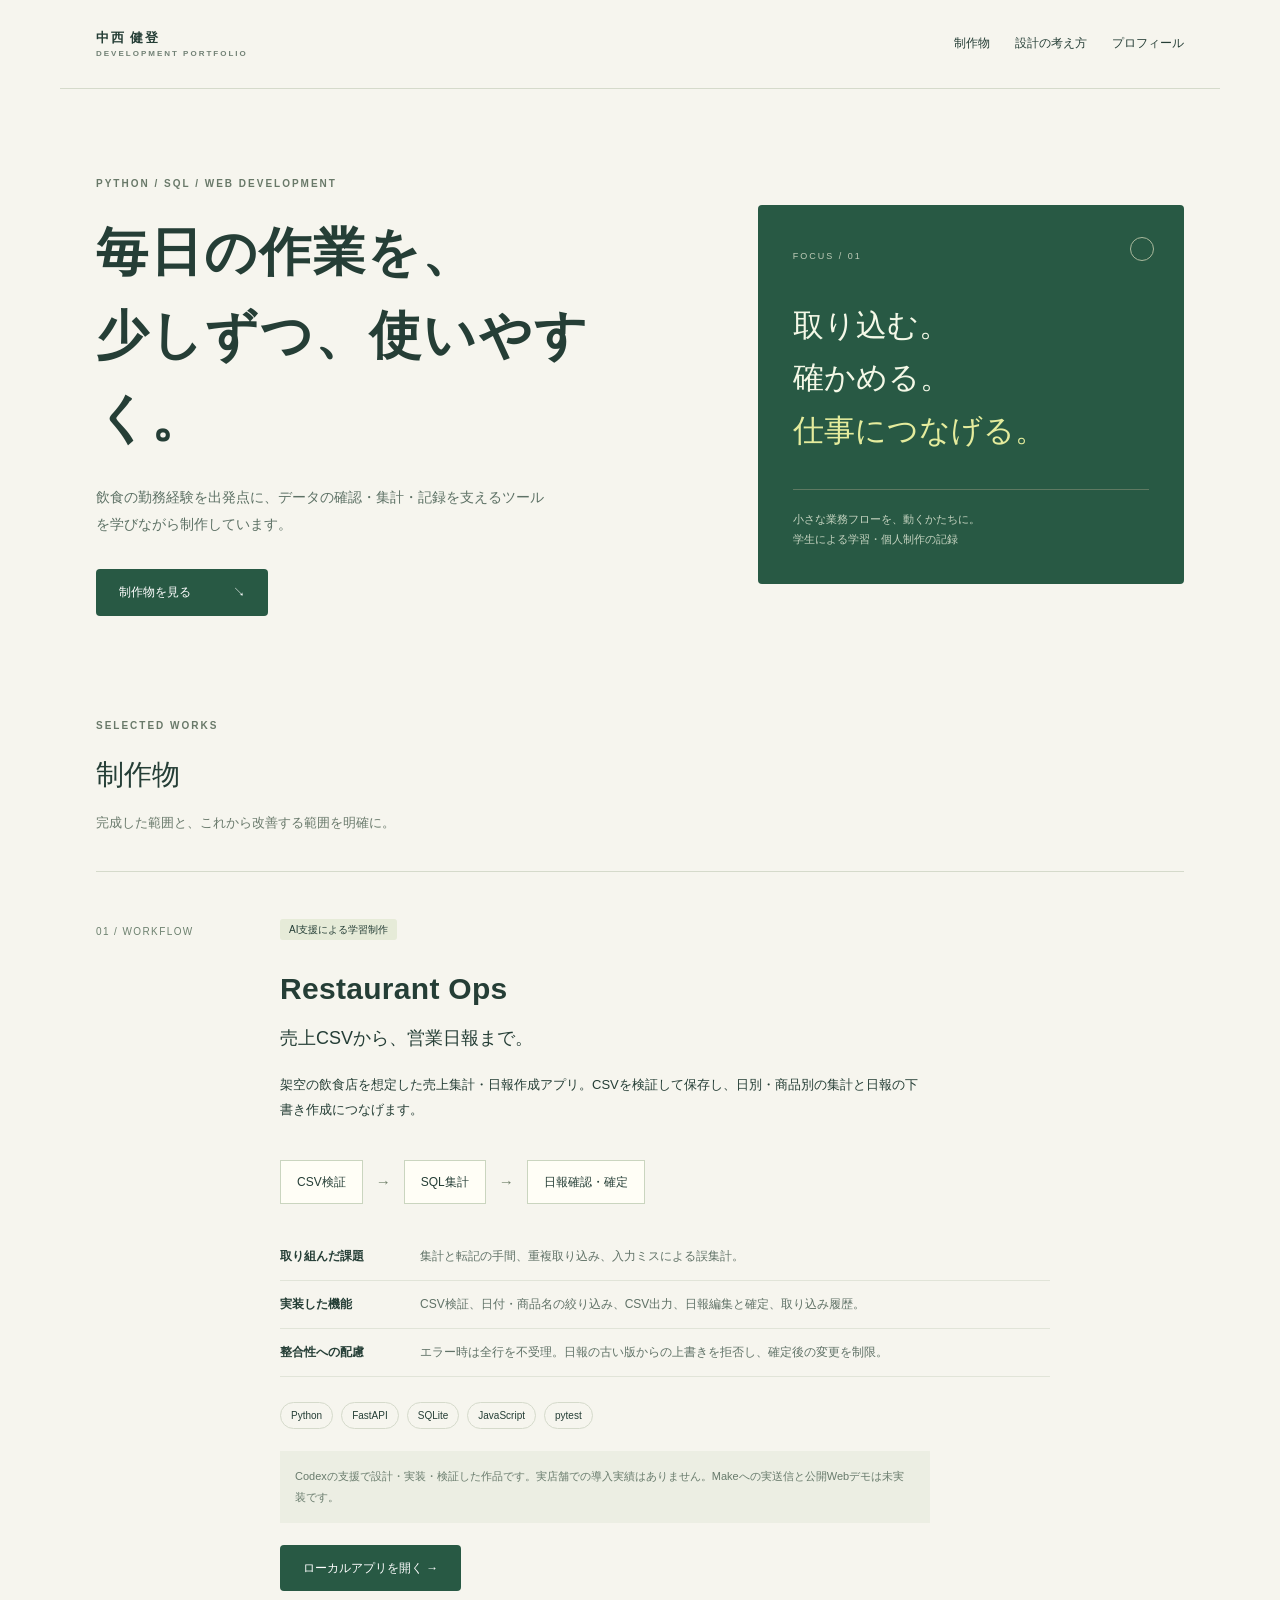
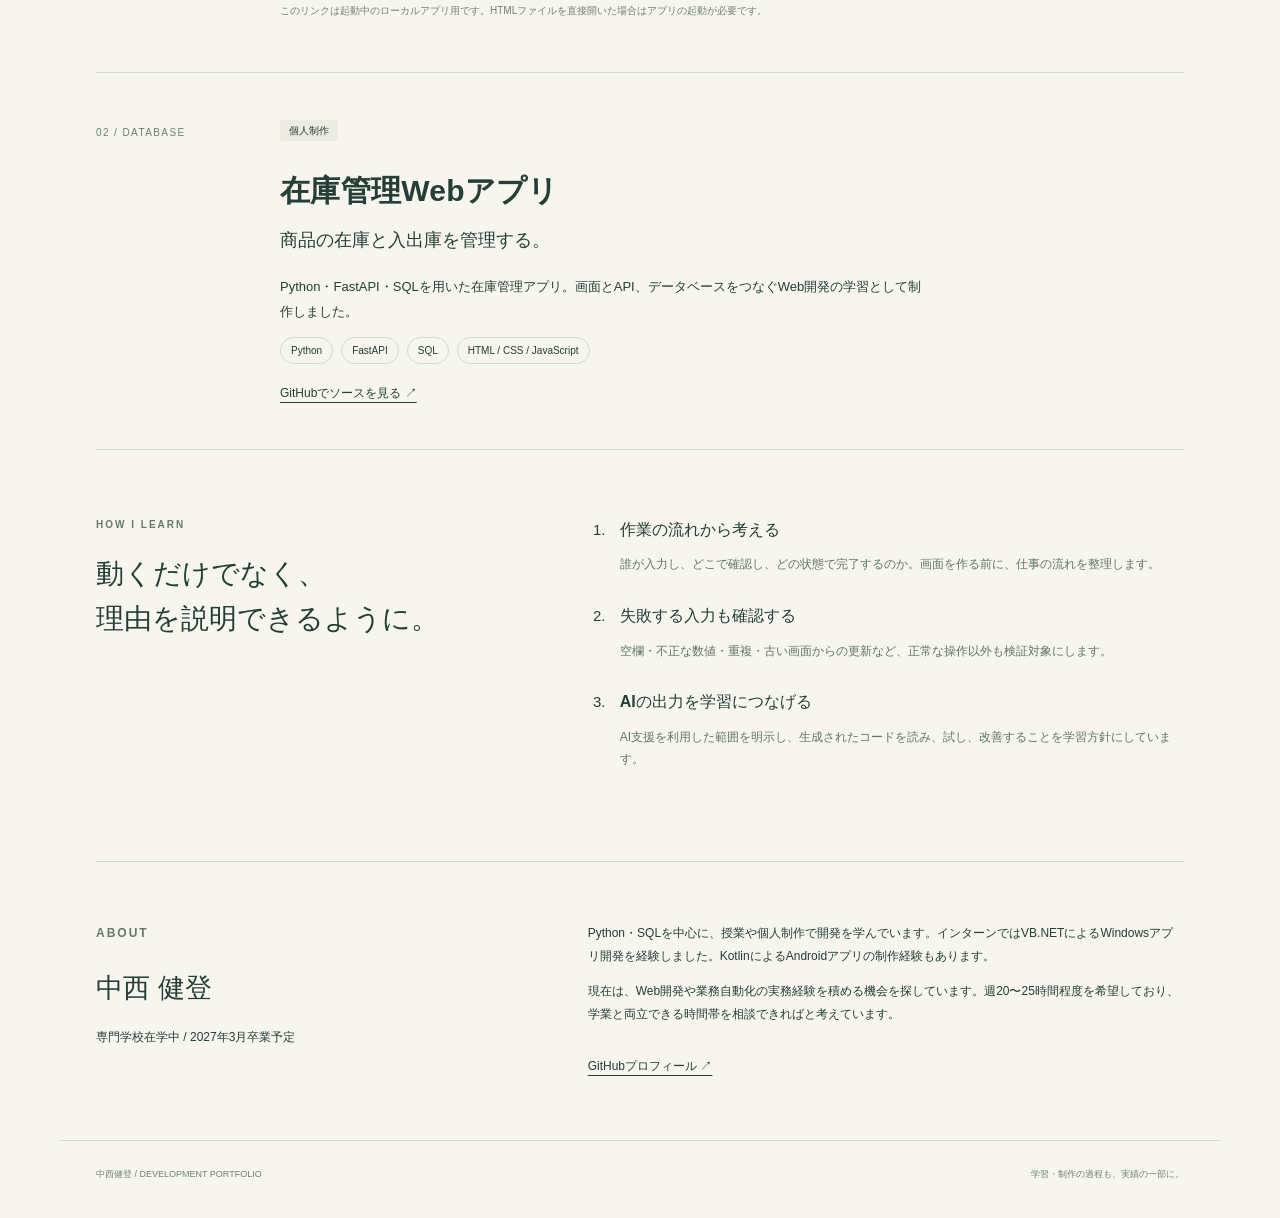
<file: static/portfolio.html>
<!doctype html>
<html lang="ja">
  <head>
    <meta charset="utf-8" />
    <meta name="viewport" content="width=device-width, initial-scale=1" />
    <meta
      name="description"
      content="中西健登の開発ポートフォリオ。Python・SQLを使ったWebアプリと業務改善の学習作品を紹介します。"
    />
    <title>中西健登 | 開発ポートフォリオ</title>
    <link rel="stylesheet" href="portfolio.css" />
  </head>
  <body>
    <header>
      <a class="wordmark" href="#top"
        >中西 健登<span>DEVELOPMENT PORTFOLIO</span></a
      >
      <nav aria-label="ページ内リンク">
        <a href="#works">制作物</a><a href="#approach">設計の考え方</a
        ><a href="#about">プロフィール</a>
      </nav>
    </header>
    <main id="top">
      <section class="hero">
        <div>
          <p class="eyebrow">PYTHON / SQL / WEB DEVELOPMENT</p>
          <h1>毎日の作業を、<br />少しずつ、使いやすく。</h1>
          <p class="lead">
            飲食の勤務経験を出発点に、データの確認・集計・記録を支えるツールを学びながら制作しています。
          </p>
          <a class="button" href="#works">制作物を見る <span>↘</span></a>
        </div>
        <div class="hero-note">
          <span class="note-label">FOCUS / 01</span>
          <p>取り込む。<br />確かめる。<br /><em>仕事につなげる。</em></p>
          <div class="note-bottom">
            小さな業務フローを、動くかたちに。<br />学生による学習・個人制作の記録
          </div>
        </div>
      </section>
      <section id="works">
        <div class="section-title">
          <p class="eyebrow">SELECTED WORKS</p>
          <h2>制作物</h2>
          <p>完成した範囲と、これから改善する範囲を明確に。</p>
        </div>
        <article class="project featured">
          <div class="project-number">01 / WORKFLOW</div>
          <div class="project-body">
            <span class="badge">AI支援による学習制作</span>
            <h3>Restaurant Ops</h3>
            <p class="project-subtitle">売上CSVから、営業日報まで。</p>
            <p>
              架空の飲食店を想定した売上集計・日報作成アプリ。CSVを検証して保存し、日別・商品別の集計と日報の下書き作成につなげます。
            </p>
            <div class="flow" aria-label="処理の流れ">
              <span>CSV検証</span><b>→</b><span>SQL集計</span><b>→</b
              ><span>日報確認・確定</span>
            </div>
            <dl>
              <div>
                <dt>取り組んだ課題</dt>
                <dd>集計と転記の手間、重複取り込み、入力ミスによる誤集計。</dd>
              </div>
              <div>
                <dt>実装した機能</dt>
                <dd>
                  CSV検証、日付・商品名の絞り込み、CSV出力、日報編集と確定、取り込み履歴。
                </dd>
              </div>
              <div>
                <dt>整合性への配慮</dt>
                <dd>
                  エラー時は全行を不受理。日報の古い版からの上書きを拒否し、確定後の変更を制限。
                </dd>
              </div>
            </dl>
            <div class="tags">
              <span>Python</span><span>FastAPI</span><span>SQLite</span
              ><span>JavaScript</span><span>pytest</span>
            </div>
            <p class="disclosure">
              Codexの支援で設計・実装・検証した作品です。実店舗での導入実績はありません。Makeへの実送信と公開Webデモは未実装です。
            </p>
            <a class="button" href="index.html">ローカルアプリを開く →</a>
            <p class="small">
              このリンクは起動中のローカルアプリ用です。HTMLファイルを直接開いた場合はアプリの起動が必要です。
            </p>
          </div>
        </article>
        <article class="project">
          <div class="project-number">02 / DATABASE</div>
          <div class="project-body">
            <span class="badge light">個人制作</span>
            <h3>在庫管理Webアプリ</h3>
            <p class="project-subtitle">商品の在庫と入出庫を管理する。</p>
            <p>
              Python・FastAPI・SQLを用いた在庫管理アプリ。画面とAPI、データベースをつなぐWeb開発の学習として制作しました。
            </p>
            <div class="tags">
              <span>Python</span><span>FastAPI</span><span>SQL</span
              ><span>HTML / CSS / JavaScript</span>
            </div>
            <a
              class="text-link"
              href="https://github.com/halstudentnakanishi-lab/zaiko-system"
              target="_blank"
              rel="noopener noreferrer"
              >GitHubでソースを見る ↗</a
            >
          </div>
        </article>
      </section>
      <section id="approach" class="approach">
        <div class="section-title">
          <p class="eyebrow">HOW I LEARN</p>
          <h2>動くだけでなく、<br />理由を説明できるように。</h2>
        </div>
        <ol>
          <li>
            <h3>作業の流れから考える</h3>
            <p>
              誰が入力し、どこで確認し、どの状態で完了するのか。画面を作る前に、仕事の流れを整理します。
            </p>
          </li>
          <li>
            <h3>失敗する入力も確認する</h3>
            <p>
              空欄・不正な数値・重複・古い画面からの更新など、正常な操作以外も検証対象にします。
            </p>
          </li>
          <li>
            <h3>AIの出力を学習につなげる</h3>
            <p>
              AI支援を利用した範囲を明示し、生成されたコードを読み、試し、改善することを学習方針にしています。
            </p>
          </li>
        </ol>
      </section>
      <section id="about" class="about">
        <div>
          <p class="eyebrow">ABOUT</p>
          <h2>中西 健登</h2>
          <p>専門学校在学中 / 2027年3月卒業予定</p>
        </div>
        <div>
          <p>
            Python・SQLを中心に、授業や個人制作で開発を学んでいます。インターンではVB.NETによるWindowsアプリ開発を経験しました。KotlinによるAndroidアプリの制作経験もあります。
          </p>
          <p>
            現在は、Web開発や業務自動化の実務経験を積める機会を探しています。週20〜25時間程度を希望しており、学業と両立できる時間帯を相談できればと考えています。
          </p>
          <a
            class="text-link"
            href="https://github.com/halstudentnakanishi-lab"
            target="_blank"
            rel="noopener noreferrer"
            >GitHubプロフィール ↗</a
          >
        </div>
      </section>
    </main>
    <footer>
      <span>中西健登 / DEVELOPMENT PORTFOLIO</span
      ><span>学習・制作の過程も、実績の一部に。</span>
    </footer>
  </body>
</html>
</file>
<file: static/portfolio.css>
:root {
  --paper: #f6f5ee;
  --ink: #253e36;
  --line: #d5dacb;
  --green: #285944;
  --accent: #e5ec9d;
}
* {
  box-sizing: border-box;
}
html {
  scroll-behavior: smooth;
  scroll-padding-top: 25px;
}
body {
  margin: 0;
  background: var(--paper);
  color: var(--ink);
  font:
    15px/1.9 "Segoe UI",
    "Yu Gothic UI",
    "Meiryo",
    sans-serif;
}
a {
  color: inherit;
  text-decoration: none;
}
a:focus-visible {
  outline: 3px solid #a46620;
  outline-offset: 5px;
}
header,
main,
footer {
  max-width: 1160px;
  margin: auto;
  padding-left: 36px;
  padding-right: 36px;
}
header {
  display: flex;
  justify-content: space-between;
  align-items: center;
  padding-top: 28px;
  padding-bottom: 28px;
  border-bottom: 1px solid var(--line);
}
.wordmark {
  font-size: 13px;
  letter-spacing: 1.5px;
  font-weight: 750;
  line-height: 1.5;
}
.wordmark span {
  display: block;
  font-size: 8px;
  color: #718175;
  letter-spacing: 2px;
}
nav {
  display: flex;
  gap: 25px;
  font-size: 12px;
}
.hero {
  display: grid;
  grid-template-columns: 1.4fr 1fr;
  align-items: center;
  gap: 65px;
  padding: 85px 0 100px;
}
.eyebrow {
  font-size: 10px;
  letter-spacing: 2px;
  font-weight: 650;
  color: #697969;
  margin: 0 0 18px;
}
h1 {
  font-size: clamp(32px, 4.5vw, 52px);
  font-weight: 600;
  line-height: 1.6;
  letter-spacing: 0.04em;
  margin: 0 0 24px;
}
.lead {
  max-width: 460px;
  font-size: 14px;
  color: #5d7165;
  margin-bottom: 32px;
}
.button {
  display: inline-flex;
  gap: 42px;
  align-items: center;
  background: var(--green);
  color: white;
  padding: 12px 23px;
  font-size: 12px;
  border-radius: 4px;
}
.button:hover {
  background: #173d2b;
}
.hero-note {
  background: var(--green);
  color: #f4f8e7;
  padding: 35px;
  min-height: 375px;
  position: relative;
  border-radius: 4px;
}
.hero-note:after {
  content: "";
  position: absolute;
  right: 30px;
  top: 32px;
  width: 22px;
  height: 22px;
  border: 1px solid #aab99d;
  border-radius: 50%;
}
.note-label {
  font-size: 9px;
  letter-spacing: 2px;
  color: #bfccb8;
}
.hero-note > p {
  font-size: 31px;
  line-height: 1.7;
  font-weight: 500;
}
.hero-note em {
  font-style: normal;
  color: var(--accent);
}
.note-bottom {
  font-size: 11px;
  line-height: 1.8;
  color: #c6d4c1;
  border-top: 1px solid #5e7962;
  padding-top: 20px;
}
.section-title {
  margin-bottom: 35px;
}
.section-title h2 {
  font-size: 28px;
  font-weight: 550;
  line-height: 1.6;
  margin: 0 0 12px;
}
.section-title > p:last-child {
  font-size: 13px;
  color: #6a7a6c;
}
.project {
  border-top: 1px solid var(--line);
  display: grid;
  grid-template-columns: 160px 1fr;
  gap: 24px;
  padding: 42px 0;
}
.project-number {
  font-size: 10px;
  letter-spacing: 1.4px;
  padding-top: 8px;
  color: #6d816f;
}
.project-body {
  max-width: 770px;
}
.badge {
  font-size: 10px;
  padding: 5px 9px;
  background: #e6ebd8;
  border-radius: 3px;
}
.badge.light {
  background: #ecece3;
}
.project h3 {
  font-size: 30px;
  letter-spacing: 0.01em;
  margin: 18px 0 0;
  font-weight: 600;
}
.project-subtitle {
  font-size: 18px !important;
  margin: 4px 0 18px;
}
.project-body > p {
  font-size: 13px;
  max-width: 650px;
}
.flow {
  display: flex;
  align-items: center;
  gap: 13px;
  padding: 24px 0;
}
.flow span {
  border: 1px solid #cad5bf;
  background: #fffef6;
  padding: 10px 16px;
  font-size: 12px;
}
.flow b {
  font-weight: 400;
  color: #71816b;
}
dl {
  margin: 5px 0 25px;
}
dl > div {
  display: grid;
  grid-template-columns: 140px 1fr;
  padding: 12px 0;
  border-bottom: 1px solid #e1e4d8;
  font-size: 12px;
}
dt {
  font-weight: 600;
}
dd {
  margin: 0;
  color: #607267;
}
.tags {
  display: flex;
  gap: 8px;
  flex-wrap: wrap;
}
.tags span {
  font-size: 10px;
  border: 1px solid var(--line);
  padding: 3px 10px;
  border-radius: 20px;
}
.disclosure {
  font-size: 11px !important;
  color: #687b6c;
  background: #eceee3;
  padding: 15px;
  margin: 22px 0;
}
.small {
  font-size: 10px !important;
  color: #738173;
}
.text-link {
  font-size: 12px;
  display: inline-block;
  margin-top: 18px;
  text-decoration: underline;
  text-underline-offset: 5px;
}
.approach {
  display: grid;
  grid-template-columns: 1fr 1.35fr;
  gap: 50px;
  border-top: 1px solid var(--line);
  padding: 65px 0;
}
.approach ol {
  margin: 0;
  padding-left: 22px;
}
.approach li {
  padding: 0 0 25px 10px;
}
.approach h3 {
  font-size: 16px;
  font-weight: 550;
  margin: 0 0 8px;
}
.approach li p {
  font-size: 12px;
  color: #627667;
  margin: 0;
}
.about {
  padding: 60px 0;
  border-top: 1px solid var(--line);
  display: grid;
  grid-template-columns: 1fr 1.35fr;
  gap: 50px;
}
.about h2 {
  font-size: 27px;
  font-weight: 550;
  margin: 0 0 10px;
}
.about p {
  font-size: 12px;
}
.about > div:last-child > p:first-child {
  margin-top: 0;
}
footer {
  border-top: 1px solid var(--line);
  padding-top: 25px;
  padding-bottom: 35px;
  display: flex;
  justify-content: space-between;
  gap: 15px;
  font-size: 9px;
  color: #708272;
}
@media (max-width: 750px) {
  header,
  main,
  footer {
    padding-left: 22px;
    padding-right: 22px;
  }
  header {
    align-items: flex-start;
    gap: 20px;
  }
  nav {
    gap: 12px;
    font-size: 10px;
    flex-wrap: wrap;
    justify-content: flex-end;
  }
  .hero {
    grid-template-columns: 1fr;
    gap: 30px;
    padding: 50px 0;
  }
  .hero-note {
    min-height: unset;
  }
  .hero-note > p {
    font-size: 26px;
  }
  .project {
    grid-template-columns: 1fr;
    gap: 10px;
    padding: 30px 0;
  }
  .project h3 {
    font-size: 25px;
  }
  .flow {
    gap: 7px;
    flex-wrap: wrap;
  }
  .flow span {
    padding: 8px;
    font-size: 11px;
  }
  dl > div {
    grid-template-columns: 1fr;
    gap: 6px;
  }
  .approach,
  .about {
    grid-template-columns: 1fr;
    gap: 15px;
    padding: 40px 0;
  }
  footer {
    flex-direction: column;
  }
  .section-title h2 {
    font-size: 24px;
  }
}
@media (prefers-reduced-motion: reduce) {
  html {
    scroll-behavior: auto;
  }
}
</file>
